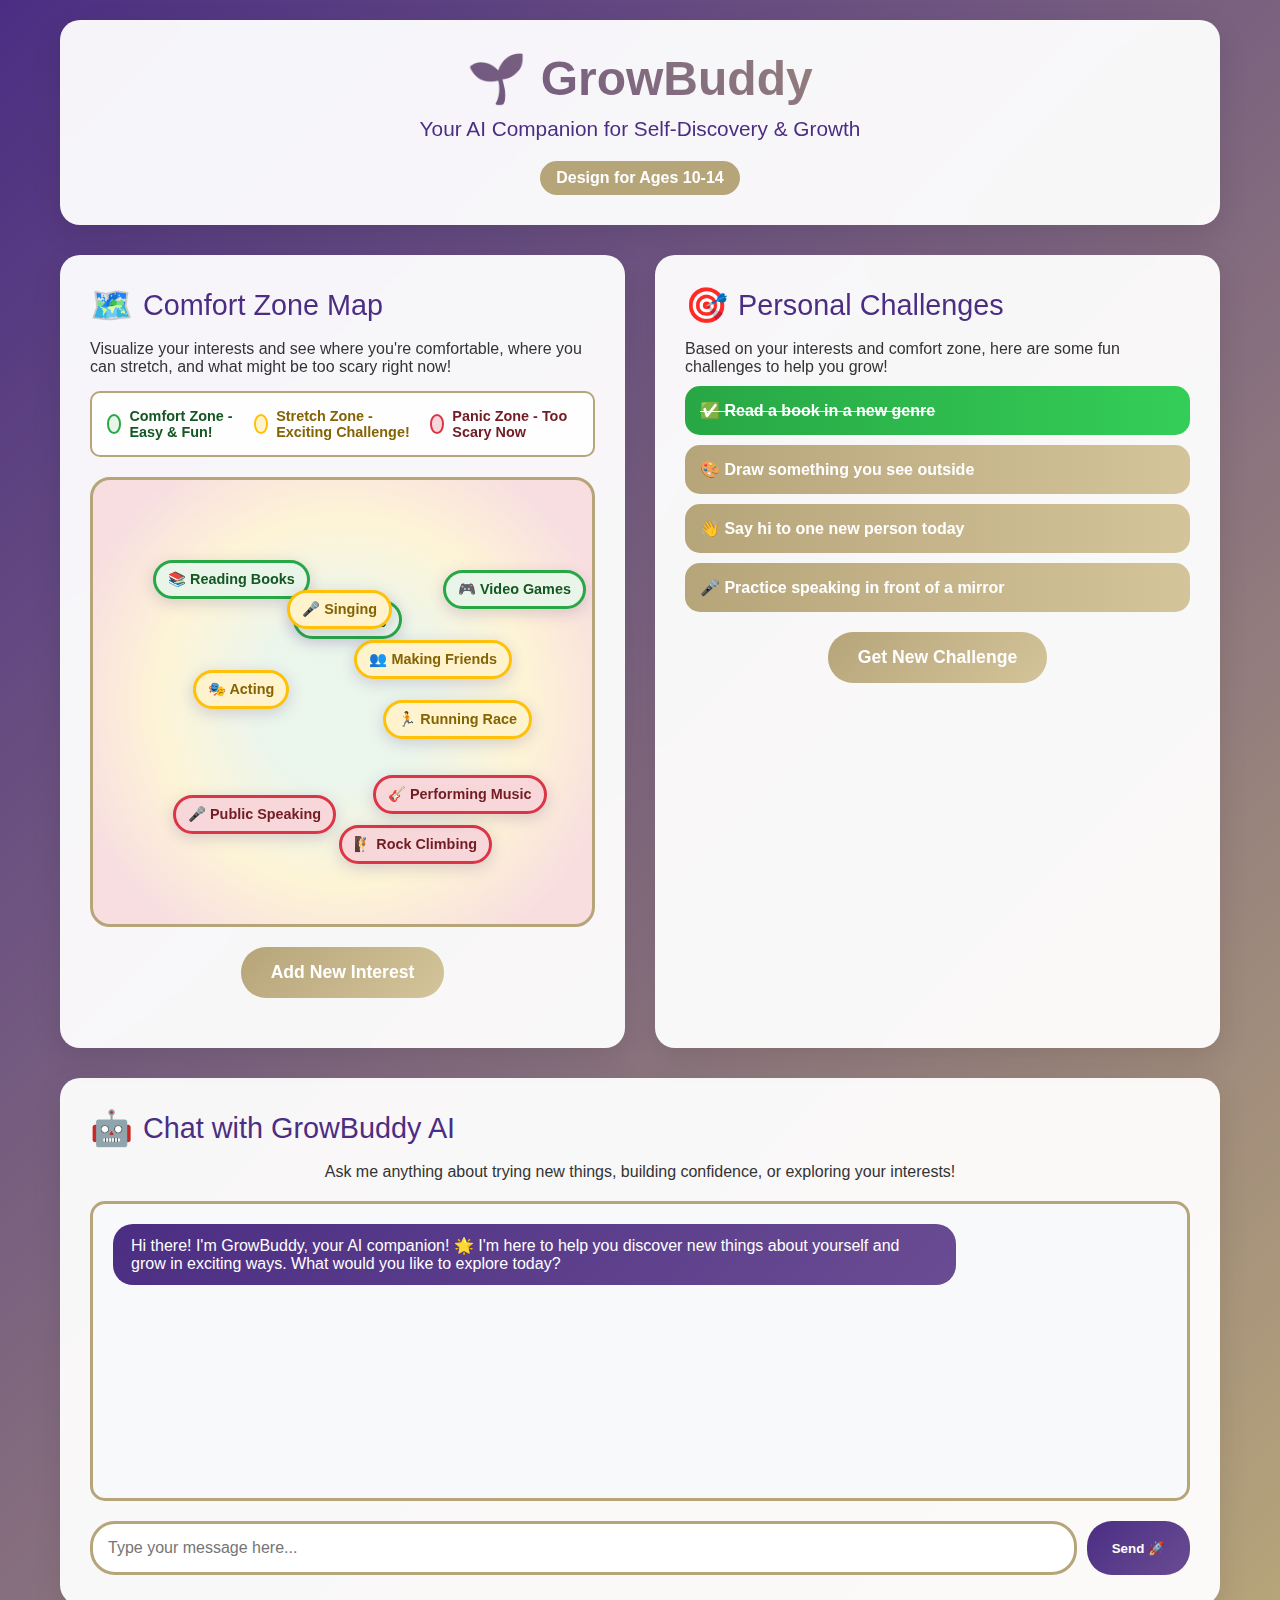
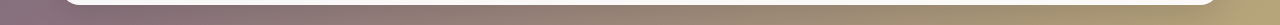
<file: growbuddy.html>
<!DOCTYPE html>
<html lang="en">
<head>
    <meta charset="UTF-8">
    <meta name="viewport" content="width=device-width, initial-scale=1.0">
    <title>GrowBuddy - Your AI Companion for Growth</title>
    <style>
        * {
            margin: 0;
            padding: 0;
            box-sizing: border-box;
        }

        body {
            font-family: 'Comic Sans MS', cursive, sans-serif;
            background: linear-gradient(135deg, #4B2E83 0%, #B7A57A 100%);
            min-height: 100vh;
            color: #333;
        }

        .container {
            max-width: 1200px;
            margin: 0 auto;
            padding: 20px;
        }

        header {
            text-align: center;
            background: rgba(255, 255, 255, 0.95);
            border-radius: 20px;
            padding: 30px;
            margin-bottom: 30px;
            box-shadow: 0 10px 30px rgba(0,0,0,0.1);
            backdrop-filter: blur(10px);
        }

        .logo {
            font-size: 3em;
            font-weight: bold;
            background: linear-gradient(45deg, #4B2E83, #B7A57A);
            -webkit-background-clip: text;
            -webkit-text-fill-color: transparent;
            background-clip: text;
            margin-bottom: 10px;
        }

        .tagline {
            font-size: 1.3em;
            color: #4B2E83;
            margin-bottom: 20px;
        }

        .age-badge {
            display: inline-block;
            background: #B7A57A;
            color: white;
            padding: 8px 16px;
            border-radius: 20px;
            font-weight: bold;
        }

        .main-content {
            display: grid;
            grid-template-columns: 1fr 1fr;
            gap: 30px;
            margin-bottom: 30px;
        }

        .feature-card {
            background: rgba(255, 255, 255, 0.95);
            border-radius: 20px;
            padding: 30px;
            box-shadow: 0 10px 30px rgba(0,0,0,0.1);
            backdrop-filter: blur(10px);
            transition: transform 0.3s ease, box-shadow 0.3s ease;
        }

        .feature-card:hover {
            transform: translateY(-5px);
            box-shadow: 0 15px 40px rgba(0,0,0,0.15);
        }

        .feature-title {
            font-size: 1.8em;
            color: #4B2E83;
            margin-bottom: 15px;
            display: flex;
            align-items: center;
            gap: 10px;
        }

        .emoji {
            font-size: 1.2em;
        }

        .chat-container {
            grid-column: 1 / -1;
            background: rgba(255, 255, 255, 0.95);
            border-radius: 20px;
            padding: 30px;
            box-shadow: 0 10px 30px rgba(0,0,0,0.1);
        }

        .chat-header {
            text-align: center;
            margin-bottom: 20px;
        }

        .chat-messages {
            height: 300px;
            overflow-y: auto;
            background: #f8f9fa;
            border-radius: 15px;
            padding: 20px;
            margin-bottom: 20px;
            border: 3px solid #B7A57A;
        }

        .message {
            margin-bottom: 15px;
            padding: 12px 18px;
            border-radius: 20px;
            max-width: 80%;
            animation: fadeIn 0.5s ease;
        }

        .ai-message {
            background: linear-gradient(135deg, #4B2E83, #6A4C93);
            color: white;
            margin-right: auto;
        }

        .user-message {
            background: linear-gradient(135deg, #B7A57A, #D4C49A);
            color: white;
            margin-left: auto;
        }

        .input-area {
            display: flex;
            gap: 10px;
        }

        .chat-input {
            flex: 1;
            padding: 15px;
            border: 3px solid #B7A57A;
            border-radius: 25px;
            font-size: 1em;
            font-family: inherit;
            outline: none;
        }

        .send-btn {
            background: linear-gradient(135deg, #4B2E83, #6A4C93);
            color: white;
            border: none;
            padding: 15px 25px;
            border-radius: 25px;
            cursor: pointer;
            font-weight: bold;
            transition: transform 0.2s ease;
        }

        .send-btn:hover {
            transform: scale(1.05);
        }

        .comfort-zone {
            position: relative;
            width: 100%;
            height: 450px;
            background: radial-gradient(circle, rgba(232, 245, 232, 0.8) 25%, rgba(255, 243, 205, 0.8) 55%, rgba(248, 215, 218, 0.8) 85%);
            border-radius: 20px;
            margin: 20px 0;
            overflow: hidden;
            border: 3px solid #B7A57A;
        }

        .zone-overlay {
            position: absolute;
            width: 100%;
            height: 100%;
            pointer-events: none;
        }

        .zone-label {
            position: absolute;
            font-weight: bold;
            padding: 8px 15px;
            border-radius: 15px;
            font-size: 1em;
            box-shadow: 0 3px 10px rgba(0,0,0,0.1);
        }

        .comfort-label {
            top: 40px;
            left: 50%;
            transform: translateX(-50%);
            background: #d4edda;
            color: #155724;
            border: 2px solid #28a745;
        }

        .stretch-label {
            top: 50%;
            right: 40px;
            transform: translateY(-50%);
            background: #fff3cd;
            color: #856404;
            border: 2px solid #ffc107;
        }

        .panic-label {
            bottom: 40px;
            left: 50%;
            transform: translateX(-50%);
            background: #f8d7da;
            color: #721c24;
            border: 2px solid #dc3545;
        }

        .interest-item {
            position: absolute;
            background: white;
            border: 3px solid #4B2E83;
            border-radius: 20px;
            padding: 8px 12px;
            font-size: 0.9em;
            font-weight: bold;
            color: #4B2E83;
            cursor: pointer;
            transition: all 0.3s ease;
            box-shadow: 0 4px 15px rgba(75, 46, 131, 0.2);
            white-space: nowrap;
        }

        .interest-item:hover {
            transform: scale(1.1);
            background: #4B2E83;
            color: white;
            box-shadow: 0 6px 25px rgba(75, 46, 131, 0.4);
        }

        .interest-comfort {
            background: #e8f5e8;
            border-color: #28a745;
            color: #155724;
        }

        .interest-comfort:hover {
            background: #28a745;
            color: white;
        }

        .interest-stretch {
            background: #fff3cd;
            border-color: #ffc107;
            color: #856404;
        }

        .interest-stretch:hover {
            background: #ffc107;
            color: #212529;
        }

        .interest-panic {
            background: #f8d7da;
            border-color: #dc3545;
            color: #721c24;
        }

        .interest-panic:hover {
            background: #dc3545;
            color: white;
        }

        .zone-legend {
            display: flex;
            justify-content: space-around;
            margin: 15px 0;
            padding: 15px;
            background: rgba(255, 255, 255, 0.9);
            border-radius: 10px;
            border: 2px solid #B7A57A;
        }

        .legend-item {
            display: flex;
            align-items: center;
            gap: 8px;
            font-size: 0.9em;
            font-weight: bold;
        }

        .legend-color {
            width: 20px;
            height: 20px;
            border-radius: 50%;
            border: 2px solid;
        }

        .legend-comfort {
            background: #e8f5e8;
            border-color: #28a745;
        }

        .legend-stretch {
            background: #fff3cd;
            border-color: #ffc107;
        }

        .legend-panic {
            background: #f8d7da;
            border-color: #dc3545;
        }

        .challenge-list {
            list-style: none;
        }

        .challenge-item {
            background: linear-gradient(90deg, #B7A57A, #D4C49A);
            margin: 10px 0;
            padding: 15px;
            border-radius: 15px;
            color: white;
            font-weight: bold;
            cursor: pointer;
            transition: transform 0.2s ease;
        }

        .challenge-item:hover {
            transform: translateX(10px);
        }

        .challenge-completed {
            background: linear-gradient(90deg, #28a745, #34ce57);
            text-decoration: line-through;
        }

        .quick-start {
            text-align: center;
            margin: 20px 0;
        }

        .start-btn {
            background: linear-gradient(135deg, #B7A57A, #D4C49A);
            color: white;
            border: none;
            padding: 15px 30px;
            border-radius: 25px;
            font-size: 1.1em;
            font-weight: bold;
            cursor: pointer;
            margin: 0 10px;
            transition: transform 0.2s ease;
        }

        .start-btn:hover {
            transform: scale(1.05);
        }

        @keyframes fadeIn {
            from { opacity: 0; transform: translateY(10px); }
            to { opacity: 1; transform: translateY(0); }
        }

        @media (max-width: 768px) {
            .main-content {
                grid-template-columns: 1fr;
            }
            
            .logo {
                font-size: 2em;
            }
            
            .input-area {
                flex-direction: column;
            }
        }
    </style>
</head>
<body>
    <div class="container">
        <header>
            <div class="logo">🌱 GrowBuddy</div>
            <div class="tagline">Your AI Companion for Self-Discovery & Growth</div>
            <div class="age-badge">Design for Ages 10-14</div>
        </header>

        <div class="main-content">
            <div class="feature-card">
                <div class="feature-title">
                    <span class="emoji">🗺️</span>
                    Comfort Zone Map
                </div>
                <p>Visualize your interests and see where you're comfortable, where you can stretch, and what might be too scary right now!</p>
                
                <div class="zone-legend">
                    <div class="legend-item">
                        <div class="legend-color legend-comfort"></div>
                        <span style="color: #155724;">Comfort Zone - Easy & Fun!</span>
                    </div>
                    <div class="legend-item">
                        <div class="legend-color legend-stretch"></div>
                        <span style="color: #856404;">Stretch Zone - Exciting Challenge!</span>
                    </div>
                    <div class="legend-item">
                        <div class="legend-color legend-panic"></div>
                        <span style="color: #721c24;">Panic Zone - Too Scary Now</span>
                    </div>
                </div>

                <div class="comfort-zone">
                    <!-- Comfort Zone Items -->
                    <div class="interest-item interest-comfort" style="top: 80px; left: 60px;">📚 Reading Books</div>
                    <div class="interest-item interest-comfort" style="top: 120px; left: 200px;">🎨 Drawing</div>
                    <div class="interest-item interest-comfort" style="top: 90px; left: 350px;">🎮 Video Games</div>
                    
                    <!-- Stretch Zone Items -->
                    <div class="interest-item interest-stretch" style="top: 160px; right: 80px;">👥 Making Friends</div>
                    <div class="interest-item interest-stretch" style="top: 110px; right: 200px;">🎤 Singing</div>
                    <div class="interest-item interest-stretch" style="top: 220px; right: 60px;">🏃 Running Race</div>
                    <div class="interest-item interest-stretch" style="top: 190px; left: 100px;">🎭 Acting</div>
                    
                    <!-- Panic Zone Items -->
                    <div class="interest-item interest-panic" style="bottom: 90px; left: 80px;">🎤 Public Speaking</div>
                    <div class="interest-item interest-panic" style="bottom: 60px; right: 100px;">🧗 Rock Climbing</div>
                    <div class="interest-item interest-panic" style="bottom: 110px; left: 280px;">🎸 Performing Music</div>
                </div>

                <div class="quick-start">
                    <button class="start-btn" onclick="addInterest()">Add New Interest</button>
                </div>
            </div>

            <div class="feature-card">
                <div class="feature-title">
                    <span class="emoji">🎯</span>
                    Personal Challenges
                </div>
                <p>Based on your interests and comfort zone, here are some fun challenges to help you grow!</p>
                
                <ul class="challenge-list">
                    <li class="challenge-item challenge-completed" onclick="toggleChallenge(this)">
                        ✅ Read a book in a new genre
                    </li>
                    <li class="challenge-item" onclick="toggleChallenge(this)">
                        🎨 Draw something you see outside
                    </li>
                    <li class="challenge-item" onclick="toggleChallenge(this)">
                        👋 Say hi to one new person today
                    </li>
                    <li class="challenge-item" onclick="toggleChallenge(this)">
                        🎤 Practice speaking in front of a mirror
                    </li>
                </ul>

                <div class="quick-start">
                    <button class="start-btn" onclick="generateChallenge()">Get New Challenge</button>
                </div>
            </div>
        </div>

        <div class="chat-container">
            <div class="chat-header">
                <div class="feature-title">
                    <span class="emoji">🤖</span>
                    Chat with GrowBuddy AI
                </div>
                <p>Ask me anything about trying new things, building confidence, or exploring your interests!</p>
            </div>
            
            <div class="chat-messages" id="chatMessages">
                <div class="message ai-message">
                    Hi there! I'm GrowBuddy, your AI companion! 🌟 I'm here to help you discover new things about yourself and grow in exciting ways. What would you like to explore today?
                </div>
            </div>
            
            <div class="input-area">
                <input 
                    type="text" 
                    class="chat-input" 
                    id="chatInput" 
                    placeholder="Type your message here..."
                    onkeypress="handleKeyPress(event)"
                >
                <button class="send-btn" onclick="sendMessage()">Send 🚀</button>
            </div>
        </div>
    </div>

    <script>
        const aiResponses = [
            "That's a great question! Trying new things can feel scary, but remember - every expert was once a beginner. What small step could you take today?",
            "I love your curiosity! 🌟 Growth happens when we step just outside our comfort zone. What interests you most right now?",
            "You're being so brave by thinking about this! Remember, it's okay to feel nervous - that means you're growing! What would make you feel more confident?",
            "That sounds exciting! 🎉 What do you think would be the most fun part about trying that?",
            "I believe in you! 💪 Sometimes the best adventures start with just saying 'yes' to something new. What's holding you back?",
            "You know what? Every person you admire had to start somewhere too. What would happen if you gave it a try?",
            "That's such a thoughtful question! 🤔 What would your future self thank you for trying today?",
            "I can hear that you're really thinking deeply about this! What would make this feel more like a fun adventure?",
            "You're asking all the right questions! 🌈 What's one tiny step you could take that would feel exciting rather than scary?",
            "I'm so proud of you for being curious! What would happen if you approached this like a fun experiment?"
        ];

        const challenges = [
            "🎨 Create art with something unusual (like leaves or coffee)",
            "📚 Read the first chapter of a book you've never heard of",
            "🎵 Learn the lyrics to a song in a different language",
            "🌿 Start a small plant from a seed",
            "📝 Write a letter to your future self",
            "🎭 Practice doing different voices or impressions",
            "🔍 Learn one fascinating fact about space",
            "🍳 Help cook a meal you've never made before",
            "📞 Call a family member you haven't talked to in a while",
            "🎪 Learn a simple magic trick or juggling"
        ];

        function sendMessage() {
            const input = document.getElementById('chatInput');
            const messages = document.getElementById('chatMessages');
            
            if (input.value.trim() === '') return;
            
            // Add user message
            const userMessage = document.createElement('div');
            userMessage.className = 'message user-message';
            userMessage.textContent = input.value;
            messages.appendChild(userMessage);
            
            // Clear input
            const userInput = input.value;
            input.value = '';
            
            // Add AI response after a delay
            setTimeout(() => {
                const aiMessage = document.createElement('div');
                aiMessage.className = 'message ai-message';
                aiMessage.textContent = aiResponses[Math.floor(Math.random() * aiResponses.length)];
                messages.appendChild(aiMessage);
                messages.scrollTop = messages.scrollHeight;
            }, 1000);
            
            messages.scrollTop = messages.scrollHeight;
        }

        function handleKeyPress(event) {
            if (event.key === 'Enter') {
                sendMessage();
            }
        }

        function toggleChallenge(element) {
            element.classList.toggle('challenge-completed');
            if (element.classList.contains('challenge-completed')) {
                if (!element.textContent.includes('✅')) {
                    element.textContent = '✅ ' + element.textContent;
                }
            } else {
                element.textContent = element.textContent.replace('✅ ', '');
            }
        }

        function generateChallenge() {
            const challengeList = document.querySelector('.challenge-list');
            const newChallenge = document.createElement('li');
            newChallenge.className = 'challenge-item';
            newChallenge.textContent = challenges[Math.floor(Math.random() * challenges.length)];
            newChallenge.onclick = function() { toggleChallenge(this); };
            
            // Add with animation
            newChallenge.style.opacity = '0';
            newChallenge.style.transform = 'translateX(-20px)';
            challengeList.appendChild(newChallenge);
            
            setTimeout(() => {
                newChallenge.style.transition = 'all 0.5s ease';
                newChallenge.style.opacity = '1';
                newChallenge.style.transform = 'translateX(0)';
            }, 100);
        }

        function addInterest() {
            const interests = [
                // Comfort Zone interests
                {name: '📸 Photography', zone: 'comfort'},
                {name: '🧪 Science Experiments', zone: 'comfort'},
                {name: '✍️ Creative Writing', zone: 'comfort'},
                {name: '🧩 Puzzle Solving', zone: 'comfort'},
                {name: '🎬 Watching Movies', zone: 'comfort'},
                {name: '🌱 Gardening', zone: 'comfort'},
                {name: '🍳 Cooking', zone: 'comfort'},
                {name: '🎲 Board Games', zone: 'comfort'},
                {name: '📱 Digital Art', zone: 'comfort'},
                {name: '🐕 Pet Care', zone: 'comfort'},
                
                // Stretch Zone interests
                {name: '🎵 Learning Guitar', zone: 'stretch'},
                {name: '💻 Coding', zone: 'stretch'},
                {name: '💃 Dancing', zone: 'stretch'},
                {name: '⚽ Team Sports', zone: 'stretch'},
                {name: '🎬 Making Videos', zone: 'stretch'},
                {name: '🏸 Badminton', zone: 'stretch'},
                {name: '🎯 Archery', zone: 'stretch'},
                {name: '🧘 Meditation', zone: 'stretch'},
                {name: '🎪 Magic Tricks', zone: 'stretch'},
                {name: '🗣️ Joining Clubs', zone: 'stretch'},
                {name: '🎨 Public Art', zone: 'stretch'},
                {name: '📝 Blogging', zone: 'stretch'},
                {name: '🎭 Drama Club', zone: 'stretch'},
                {name: '🏊 Swimming', zone: 'stretch'},
                
                // Panic Zone interests
                {name: '🎤 Stand-up Comedy', zone: 'panic'},
                {name: '🗣️ Debate Club', zone: 'panic'},
                {name: '🎸 Band Performance', zone: 'panic'},
                {name: '🏔️ Mountain Climbing', zone: 'panic'},
                {name: '🎪 Circus Arts', zone: 'panic'},
                {name: '🎭 Lead Role Acting', zone: 'panic'},
                {name: '🏃 Marathon Running', zone: 'panic'},
                {name: '🎯 Competitive Gaming', zone: 'panic'},
                {name: '📢 Student Leadership', zone: 'panic'},
                {name: '🎨 Art Exhibition', zone: 'panic'}
            ];
            
            const comfortZone = document.querySelector('.comfort-zone');
            const randomInterest = interests[Math.floor(Math.random() * interests.length)];
            
            const newItem = document.createElement('div');
            newItem.className = `interest-item interest-${randomInterest.zone}`;
            newItem.textContent = randomInterest.name;
            
            // More spread out random positions based on zone
            if (randomInterest.zone === 'comfort') {
                newItem.style.top = Math.random() * 100 + 70 + 'px';
                newItem.style.left = Math.random() * 350 + 50 + 'px';
            } else if (randomInterest.zone === 'stretch') {
                const side = Math.random() > 0.5;
                newItem.style.top = Math.random() * 180 + 120 + 'px';
                if (side) {
                    newItem.style.right = Math.random() * 150 + 50 + 'px';
                } else {
                    newItem.style.left = Math.random() * 200 + 80 + 'px';
                }
            } else {
                newItem.style.bottom = Math.random() * 100 + 50 + 'px';
                newItem.style.left = Math.random() * 300 + 60 + 'px';
            }
            
            // Animation
            newItem.style.opacity = '0';
            newItem.style.transform = 'scale(0)';
            comfortZone.appendChild(newItem);
            
            setTimeout(() => {
                newItem.style.transition = 'all 0.5s ease';
                newItem.style.opacity = '1';
                newItem.style.transform = 'scale(1)';
            }, 100);
            
            // Add click event
            newItem.addEventListener('click', function() {
                const messages = document.getElementById('chatMessages');
                const aiMessage = document.createElement('div');
                aiMessage.className = 'message ai-message';
                aiMessage.textContent = `I see you're interested in ${randomInterest.name}! That's in your ${randomInterest.zone.replace('-', ' ')}. Would you like some tips on how to get started or move it closer to your comfort zone?`;
                messages.appendChild(aiMessage);
                messages.scrollTop = messages.scrollHeight;
            });
        }

        // Add some interactive sparkles on page load
        function createSparkle() {
            const sparkle = document.createElement('div');
            sparkle.innerHTML = '✨';
            sparkle.style.position = 'fixed';
            sparkle.style.left = Math.random() * window.innerWidth + 'px';
            sparkle.style.top = Math.random() * window.innerHeight + 'px';
            sparkle.style.fontSize = Math.random() * 20 + 10 + 'px';
            sparkle.style.pointerEvents = 'none';
            sparkle.style.zIndex = '1000';
            sparkle.style.animation = 'fadeIn 2s ease-out forwards';
            
            document.body.appendChild(sparkle);
            
            setTimeout(() => {
                sparkle.remove();
            }, 2000);
        }

        // Create sparkles occasionally
        setInterval(createSparkle, 3000);

        // Initialize existing interest items
        function initializeInterestItems() {
            const interestItems = document.querySelectorAll('.interest-item');
            interestItems.forEach(item => {
                item.addEventListener('click', function() {
                    const messages = document.getElementById('chatMessages');
                    const aiMessage = document.createElement('div');
                    aiMessage.className = 'message ai-message';
                    
                    const interestName = this.textContent;
                    let zoneType = 'comfort zone';
                    if (this.classList.contains('interest-stretch')) {
                        zoneType = 'stretch zone';
                    } else if (this.classList.contains('interest-panic')) {
                        zoneType = 'panic zone';
                    }
                    
                    const responses = [
                        `Great choice clicking on "${interestName}"! Since it's in your ${zoneType}, what draws you to this activity?`,
                        `I love that you're exploring "${interestName}"! How do you feel when you think about trying this?`,
                        `"${interestName}" is such an interesting choice! What would make you feel more confident about this?`,
                        `Tell me more about "${interestName}" - what excites you most about it?`
                    ];
                    
                    aiMessage.textContent = responses[Math.floor(Math.random() * responses.length)];
                    messages.appendChild(aiMessage);
                    messages.scrollTop = messages.scrollHeight;
                });
            });
        }

        // Welcome interaction
        setTimeout(() => {
            initializeInterestItems(); // Initialize click events
            
            const messages = document.getElementById('chatMessages');
            const welcomeMessage = document.createElement('div');
            welcomeMessage.className = 'message ai-message';
            welcomeMessage.textContent = "🎉 Welcome to your growth journey! Try clicking on any interest in your Comfort Zone Map to chat about it, or complete some challenges. I'm here whenever you want to chat!";
            messages.appendChild(welcomeMessage);
            messages.scrollTop = messages.scrollHeight;
        }, 2000);
    </script>
</body>
</html>
</file>
